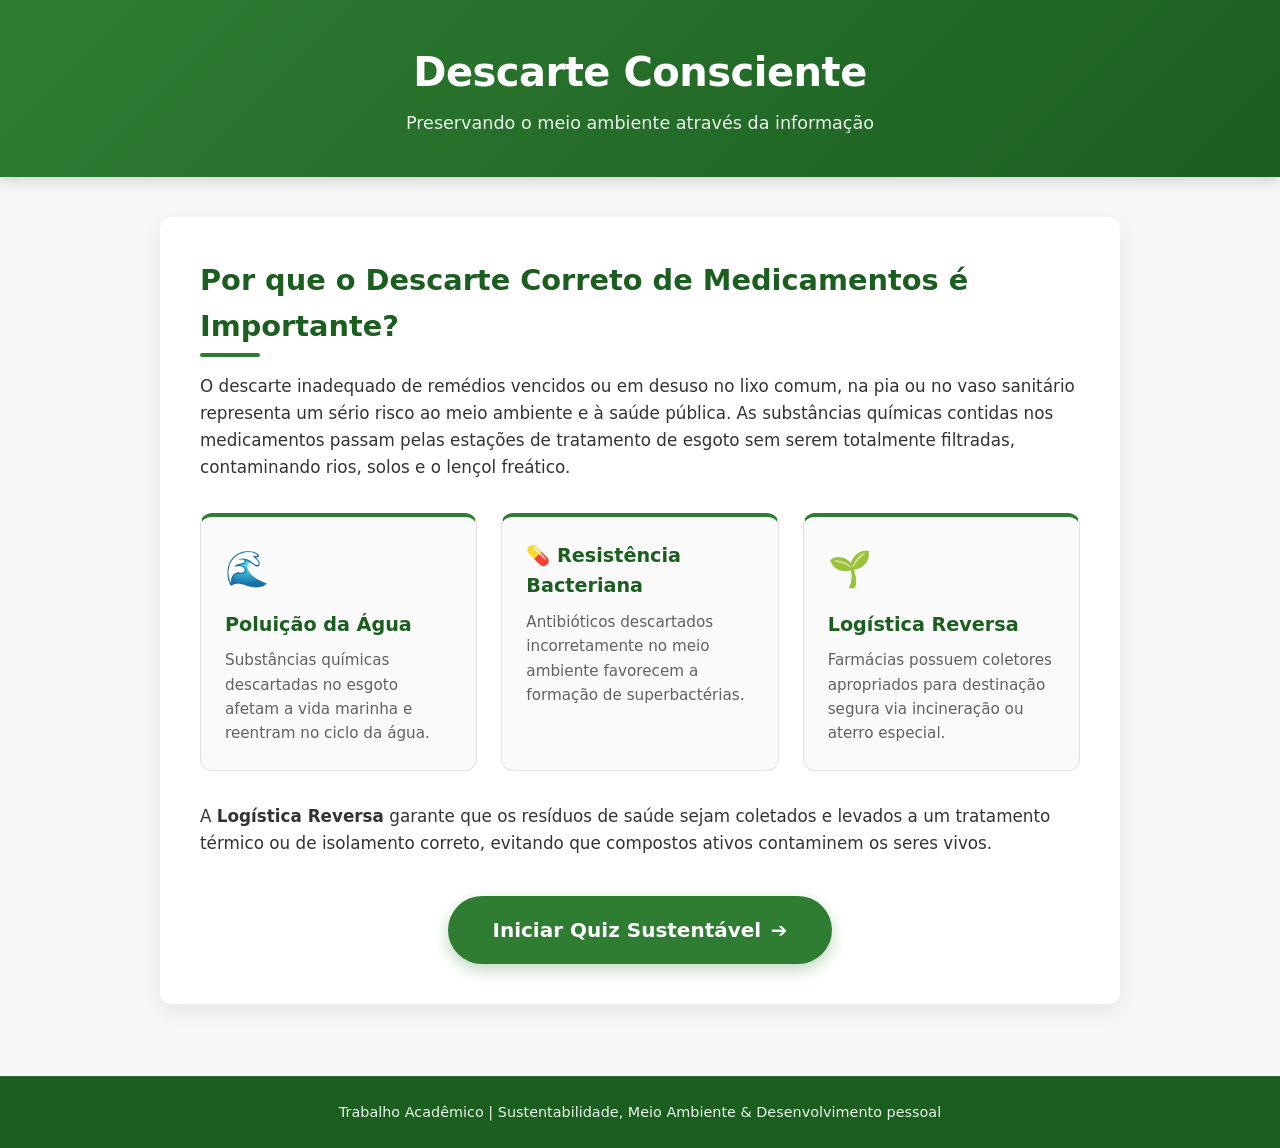
<file: index.html>
<!DOCTYPE html>
<html lang="pt-BR">
<head>
    <meta charset="UTF-8">
    <meta name="viewport" content="width=device-width, initial-scale=1.0">
    <title>Descarte Consciente - Início</title>
    
    <!-- CSS Incorporado Unificado (style.css) -->
    <style>
:root {
    --primary-color: #2e7d32;
    --primary-dark: #1b5e20;
    --primary-light: #e8f5e9;
    --accent-color: #43a047;
    --bg-color: #f4f7f6;
    --card-bg: #ffffff;
    --text-color: #333333;
    --text-muted: #616161;
    --error-bg: #ffebee;
    --error-border: #e53935;
    --error-text: #c62828;
    --success-bg: #e8f5e9;
    --success-border: #43a047;
    --success-text: #2e7d32;
    --shadow: 0 8px 20px rgba(0, 0, 0, 0.06);
    --hover-shadow: 0 12px 24px rgba(0, 0, 0, 0.12);
    --radius: 12px;
    --transition: all 0.3s cubic-bezier(0.25, 0.8, 0.25, 1);
}

* {
    margin: 0;
    padding: 0;
    box-sizing: border-box;
    font-family: 'Segoe UI', system-ui, -apple-system, BlinkMacSystemFont, Roboto, sans-serif;
}

body {
    background-color: var(--bg-color);
    color: var(--text-color);
    display: flex;
    flex-direction: column;
    min-height: 100vh;
    line-height: 1.6;
}

.header {
    background: linear-gradient(135deg, var(--primary-color), var(--primary-dark));
    color: #ffffff;
    text-align: center;
    padding: 2.5rem 1rem;
    box-shadow: 0 4px 12px rgba(0, 0, 0, 0.15);
}

.header h1 {
    font-size: 2.5rem;
    font-weight: 800;
    letter-spacing: -0.5px;
    margin-bottom: 0.3rem;
}

.header-subtitle {
    font-size: 1.1rem;
    opacity: 0.9;
    font-weight: 400;
}

.footer {
    background-color: var(--primary-dark);
    color: var(--primary-light);
    text-align: center;
    padding: 1.5rem;
    margin-top: auto;
    font-size: 0.9rem;
    border-top: 1px solid rgba(255, 255, 255, 0.1);
}

.container {
    max-width: 960px;
    width: 90%;
    margin: 2.5rem auto;
}

.intro-card {
    background-color: var(--card-bg);
    border-radius: var(--radius);
    padding: 2.5rem;
    box-shadow: var(--shadow);
    margin-bottom: 2rem;
}

.intro-card h2 {
    color: var(--primary-dark);
    font-size: 1.8rem;
    margin-bottom: 1rem;
    position: relative;
    padding-bottom: 0.5rem;
}

.intro-card h2::after {
    content: '';
    position: absolute;
    bottom: 0;
    left: 0;
    width: 60px;
    height: 4px;
    background-color: var(--primary-color);
    border-radius: 2px;
}

.intro-card p {
    color: var(--text-color);
    margin-bottom: 1.2rem;
    font-size: 1.05rem;
}

/* Cards informativos de destaque */
.info-cards-grid {
    display: grid;
    grid-template-columns: repeat(auto-fit, minmax(260px, 1fr));
    gap: 1.5rem;
    margin: 2rem 0;
}

.info-card-item {
    background-color: #fafafa;
    border-radius: var(--radius);
    padding: 1.5rem;
    border: 1px solid #e0e0e0;
    border-top: 4px solid var(--primary-color);
    transition: var(--transition);
}

.info-card-item:hover {
    transform: translateY(-5px);
    box-shadow: var(--hover-shadow);
    background-color: #ffffff;
}

.info-card-icon {
    font-size: 2.2rem;
    margin-bottom: 0.8rem;
    display: block;
}

.info-card-item h3 {
    color: var(--primary-dark);
    font-size: 1.2rem;
    margin-bottom: 0.5rem;
}

.info-card-item p {
    font-size: 0.95rem;
    color: var(--text-muted);
    margin-bottom: 0;
}

/* Botão de ação Principal */
.action-container {
    text-align: center;
    margin-top: 2.5rem;
}

.btn-iniciar {
    display: inline-flex;
    align-items: center;
    justify-content: center;
    gap: 0.6rem;
    background-color: var(--primary-color);
    color: #ffffff;
    font-size: 1.25rem;
    font-weight: 700;
    padding: 1.1rem 2.8rem;
    border-radius: 50px;
    text-decoration: none;
    transition: var(--transition);
    box-shadow: 0 6px 16px rgba(46, 125, 50, 0.3);
    border: none;
    cursor: pointer;
}

.btn-iniciar:hover {
    background-color: var(--primary-dark);
    transform: translateY(-3px);
    box-shadow: 0 8px 22px rgba(46, 125, 50, 0.45);
}

.card-quiz {
    background-color: var(--card-bg);
    border-radius: var(--radius);
    padding: 2.5rem;
    box-shadow: var(--shadow);
}

.tag {
    display: inline-block;
    background-color: var(--primary-light);
    color: var(--primary-color);
    padding: 0.35rem 0.9rem;
    border-radius: 20px;
    font-size: 0.85rem;
    font-weight: 700;
    text-transform: uppercase;
    letter-spacing: 0.5px;
    margin-bottom: 1.2rem;
}

.card-quiz h2 {
    font-size: 1.6rem;
    color: var(--primary-dark);
    margin-bottom: 1.8rem;
}

.opcoes-grid {
    display: grid;
    grid-template-columns: repeat(auto-fit, minmax(240px, 1fr));
    gap: 1.5rem;
}

.opcao-item {
    display: flex;
    flex-direction: column;
}

/* Ocultar input radio padrão */
.radio-resposta {
    display: none;
}

/* Card Clicável da Opção */
.opcao-card {
    background-color: var(--card-bg);
    border: 2px solid #e0e0e0;
    border-radius: var(--radius);
    padding: 1.5rem 1rem;
    display: flex;
    flex-direction: column;
    align-items: center;
    text-align: center;
    cursor: pointer;
    transition: var(--transition);
    height: 100%;
}

.opcao-card:hover {
    border-color: var(--accent-color);
    transform: translateY(-4px);
    box-shadow: var(--hover-shadow);
}

.opcao-card img {
    width: 130px;
    height: 130px;
    object-fit: cover;
    border-radius: 10px;
    margin-bottom: 1rem;
    transition: var(--transition);
}

.opcao-card:hover img {
    transform: scale(1.03);
}

.opcao-card span {
    font-size: 1.05rem;
    font-weight: 600;
    color: var(--text-color);
}

.feedback {
    display: none;
    margin-top: 1rem;
    padding: 1.2rem;
    border-radius: 8px;
    font-size: 0.95rem;
    line-height: 1.5;
    animation: fadeIn 0.4s cubic-bezier(0.39, 0.575, 0.565, 1) forwards;
}

.feedback-erro {
    background-color: var(--error-bg);
    border-left: 5px solid var(--error-border);
    color: var(--error-text);
}

.feedback-acerto {
    background-color: var(--success-bg);
    border-left: 5px solid var(--success-border);
    color: var(--success-text);
}

/* Link para Próxima Pergunta */
.feedback-acerto a {
    display: inline-block;
    margin-top: 0.9rem;
    padding: 0.6rem 1.2rem;
    background-color: var(--primary-color);
    color: #ffffff;
    text-decoration: none;
    font-weight: 700;
    border-radius: 8px;
    transition: var(--transition);
}

.feedback-acerto a:hover {
    background-color: var(--primary-dark);
    box-shadow: 0 4px 10px rgba(0, 0, 0, 0.15);
}

/* INTERATIVIDADE VIA CSS SELETOR :CHECKED */
.radio-resposta:checked ~ .feedback {
    display: block;
}

.radio-resposta:checked + .opcao-card {
    border-color: var(--primary-color);
    background-color: var(--primary-light);
    box-shadow: 0 4px 12px rgba(46, 125, 50, 0.2);
}

/* ANIMAÇÃO DE APARIÇÃO */
@keyframes fadeIn {
    from {
        opacity: 0;
        transform: translateY(-10px);
    }
    to {
        opacity: 1;
        transform: translateY(0);
    }
}

/* RESPONSIVIDADE PARA DISPOSITIVOS MÓVEIS */
@media (max-width: 600px) {
    .header h1 {
        font-size: 1.9rem;
    }
    .header-subtitle {
        font-size: 0.95rem;
    }
    .intro-card, .card-quiz {
        padding: 1.5rem;
    }
    .btn-iniciar {
        width: 100%;
        padding: 1rem;
        font-size: 1.1rem;
    }
}
    </style>
</head>

<body>

    <header class="header">
        <h1>Descarte Consciente</h1>
        <p class="header-subtitle">Preservando o meio ambiente através da informação</p>
    </header>

    <main class="container">
        
        <section class="intro-card">
            <h2>Por que o Descarte Correto de Medicamentos é Importante?</h2>
            
            <p>
                O descarte inadequado de remédios vencidos ou em desuso no lixo comum, na pia ou no vaso sanitário representa um sério risco ao meio ambiente e à saúde pública. As substâncias químicas contidas nos medicamentos passam pelas estações de tratamento de esgoto sem serem totalmente filtradas, contaminando rios, solos e o lençol freático.
            </p>

            <div class="info-cards-grid">
                <div class="info-card-item">
                    <span class="info-card-icon">🌊</span>
                    <h3>Poluição da Água</h3>
                    <p>Substâncias químicas descartadas no esgoto afetam a vida marinha e reentram no ciclo da água.</p>
                </div>
                <div class="info-card-item">
                    <h3>💊 Resistência Bacteriana</h3>
                    <p>Antibióticos descartados incorretamente no meio ambiente favorecem a formação de superbactérias.</p>
                </div>
                <div class="info-card-item">
                    <span class="info-card-icon">🌱</span>
                    <h3>Logística Reversa</h3>
                    <p>Farmácias possuem coletores apropriados para destinação segura via incineração ou aterro especial.</p>
                </div>
            </div>

            <p>
                A <strong>Logística Reversa</strong> garante que os resíduos de saúde sejam coletados e levados a um tratamento térmico ou de isolamento correto, evitando que compostos ativos contaminem os seres vivos.
            </p>

            <div class="action-container">
                <a href="p1.html" class="btn-iniciar">
                    Iniciar Quiz Sustentável
                    <span>➔</span>
                </a>
            </div>
        </section>

    </main>

    <footer class="footer">
        <p>Trabalho Acadêmico | Sustentabilidade, Meio Ambiente & Desenvolvimento pessoal </p>
    </footer>

</body>
</html>
</file>
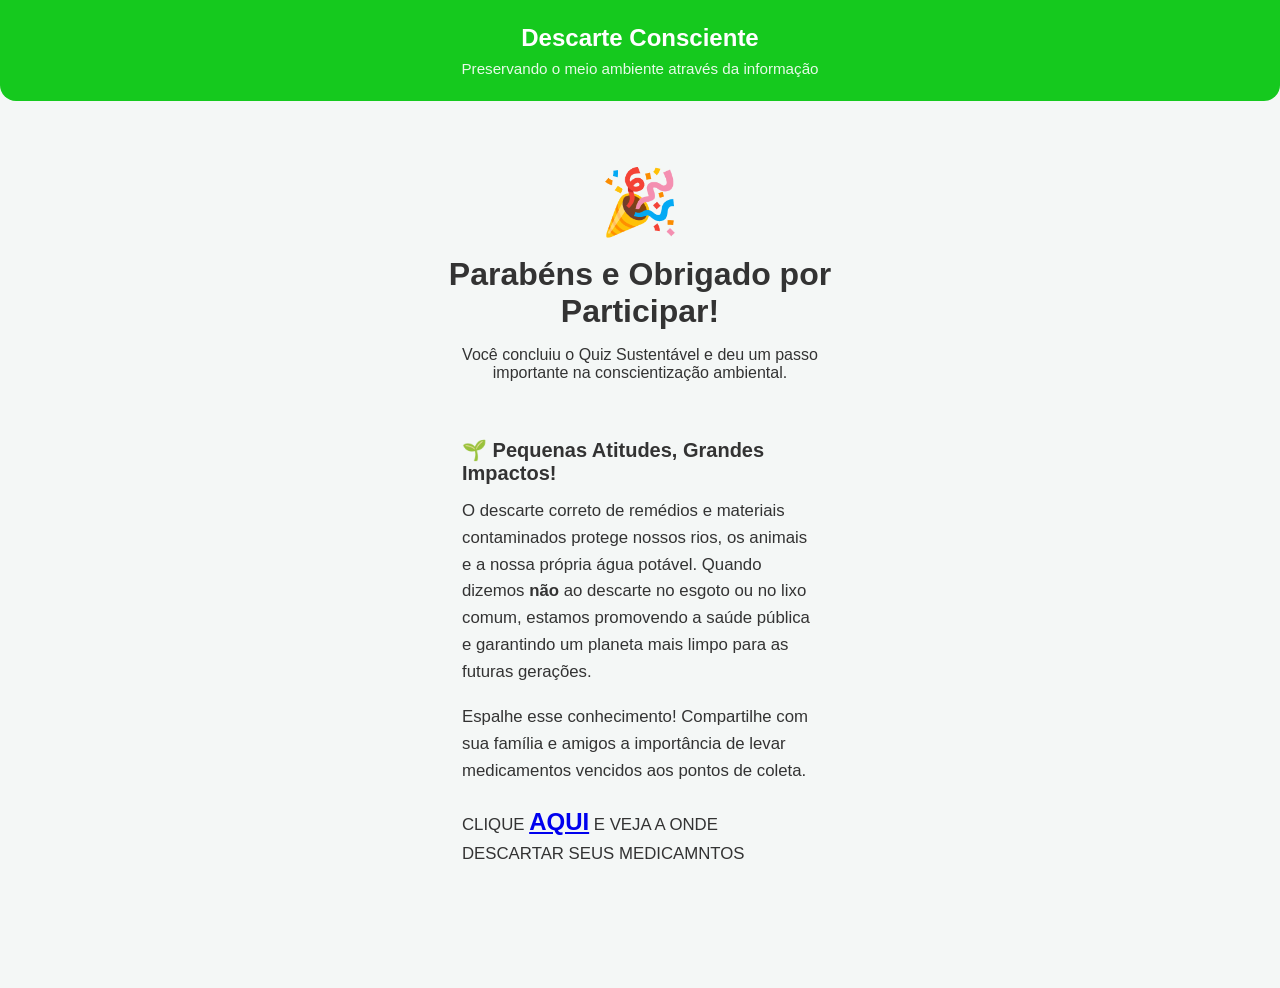
<file: Fundo.html>
<!DOCTYPE html>
<html lang="pt-BR">
<head>
    <meta charset="UTF-8">
    <meta name="viewport" content="width=device-width, initial-scale=1.0">
    <title>Descarte Consciente - Quiz Concluído</title>
    <link rel="stylesheet" href="style.css">
    <style>
        /* Estilos adicionais específicos para a tela final */
        .card-agradecimento {
            background-color: var(--card-bg);
            border-radius: var(--radius);
            padding: 3rem 2rem;
            box-shadow: var(--shadow);
            text-align: center;
        }

        .icon-sucesso {
            font-size: 4rem;
            margin-bottom: 1rem;
            display: inline-block;
            animation: bounce 1s ease infinite alternate;
        }

        .card-agradecimento h2 {
            color: var(--primary-dark);
            font-size: 2rem;
            margin-bottom: 1rem;
        }

        .mensagem-motivadora {
            background-color: var(--primary-light);
            border-left: 5px solid var(--primary-color);
            border-radius: 8px;
            padding: 1.5rem;
            margin: 2rem 0;
            text-align: left;
        }

        .mensagem-motivadora h3 {
            color: var(--primary-dark);
            font-size: 1.25rem;
            margin-bottom: 0.8rem;
            display: flex;
            align-items: center;
            gap: 0.5rem;
        }

        .mensagem-motivadora p {
            color: var(--text-color);
            font-size: 1.05rem;
            line-height: 1.6;
        }

        .botoes-grupo {
            display: flex;
            gap: 1rem;
            justify-content: center;
            flex-wrap: wrap;
            margin-top: 2rem;
        }

        .btn-secundario {
            display: inline-flex;
            align-items: center;
            justify-content: center;
            gap: 0.5rem;
            background-color: transparent;
            color: var(--primary-color);
            border: 2px solid var(--primary-color);
            font-size: 1.1rem;
            font-weight: 700;
            padding: 0.8rem 1.8rem;
            border-radius: 50px;
            text-decoration: none;
            transition: var(--transition);
        }

        .btn-secundario:hover {
            background-color: var(--primary-light);
            transform: translateY(-2px);
        }

        @keyframes bounce {
            from {
                transform: translateY(0);
            }
            to {
                transform: translateY(-10px);
            }
        }
    </style>
</head>

<body>

    <header class="header">
        <h1>Descarte Consciente</h1>
        <p class="header-subtitle">Preservando o meio ambiente através da informação</p>
    </header>

    <main class="container">
        
        <section class="card-agradecimento">
            <span class="icon-sucesso">🎉</span>
            <h2>Parabéns e Obrigado por Participar!</h2>
            <p>Você concluiu o Quiz Sustentável e deu um passo importante na conscientização ambiental.</p>

            <div class="mensagem-motivadora">
                <h3>🌱 Pequenas Atitudes, Grandes Impactos!</h3>
                <p>
                    O descarte correto de remédios e materiais contaminados protege nossos rios, os animais e a nossa própria água potável. Quando dizemos <strong>não</strong> ao descarte no esgoto ou no lixo comum, estamos promovendo a saúde pública e garantindo um planeta mais limpo para as futuras gerações. 
                </p>
                <br>
                <p>
                    Espalhe esse conhecimento! Compartilhe com sua família e amigos a importância de levar medicamentos vencidos aos pontos de coleta.
                </p>
                <br>
                <p>
                    CLIQUE <span style="font-size: 24px; font-weight: bold; color: green;"><a href="https://logmed.org.br/onde-descartar">AQUI</a></span> E VEJA A ONDE DESCARTAR SEUS MEDICAMNTOS
                </p>
            </div>
</file>
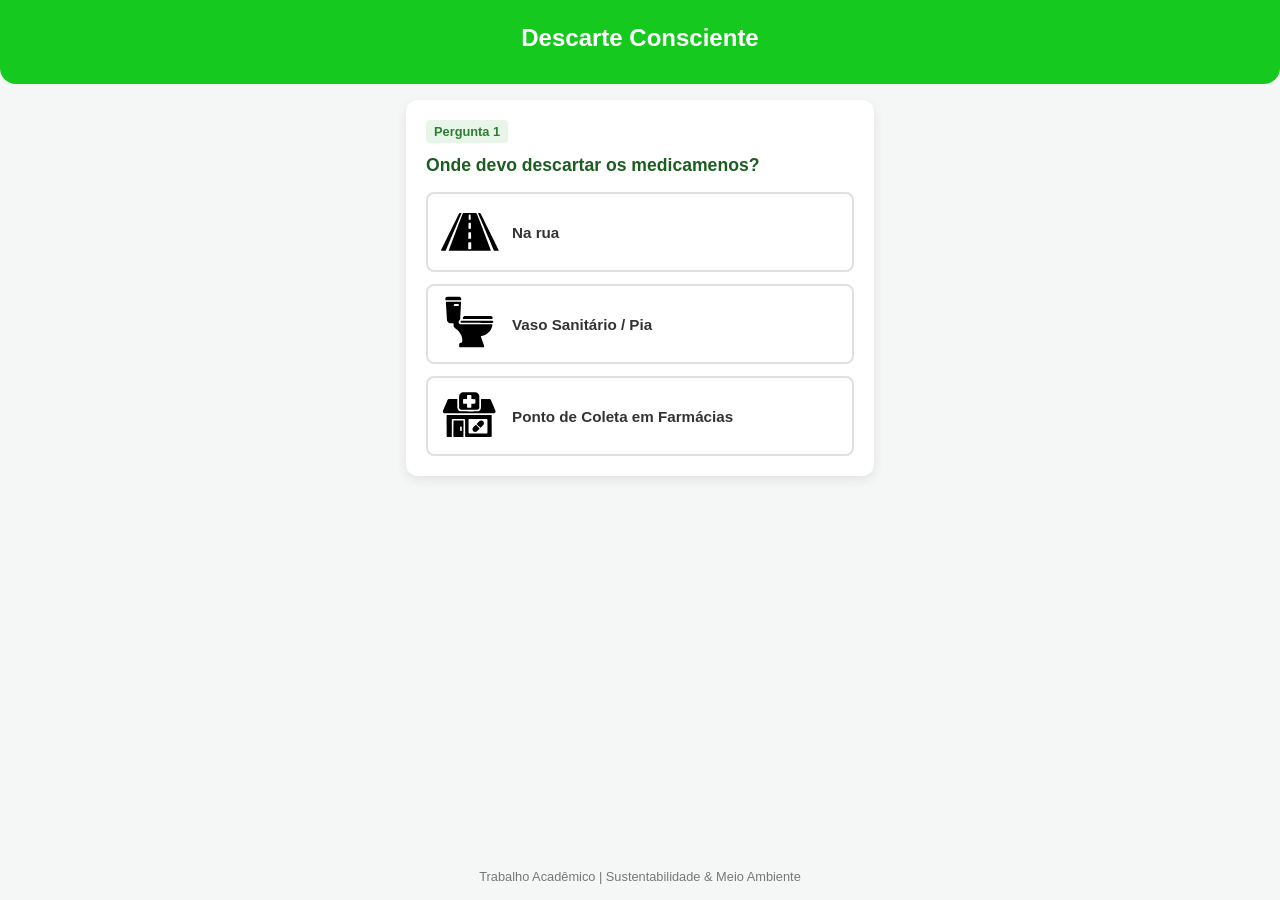
<file: p1.html>
<!DOCTYPE html>
<html lang="pt-BR">
<head>
    <meta charset="UTF-8">
    <meta name="viewport" content="width=device-width, initial-scale=1.0">
    <title>Descarte Consciente - Quiz Sustentável</title>
    <link rel="stylesheet" href="style.css">
</head>

<body>

    <!-- Cabeçalho / Apresentação -->
    <header class="header">
       <h1>Descarte Consciente</h1>
    </header>

    <main class="container">
        
        <!-- PERGUNTA 1 -->
        <section class="card-quiz">
            <span class="tag">Pergunta 1</span>
            <h2>Onde devo descartar os medicamenos?</h2>

            <div class="opcoes-grid">
                
                <!-- Resposta Errada: Na rua -->
                <div class="opcao-item">
                    <input type="radio" name="p1" id="p1-errada1" class="radio-resposta">
                    <label for="p1-errada1" class="opcao-card">
                        <img src="vetores\1.svg" alt="RUA">
                        <span>Na rua</span>
                    </label>
                    <div class="feedback feedback-erro">
                        ❌ <strong>Resposta Incorreta!</strong> Não devemos jogar lixo nas ruas.
                    </div>
                </div>

                <!-- Resposta Errada: Vaso Sanitário -->
                <div class="opcao-item">
                    <input type="radio" name="p1" id="p1-errada2" class="radio-resposta">
                    <label for="p1-errada2" class="opcao-card">
                        <img src="vetores\2.svg" alt="Vaso sanitário">
                        <span>Vaso Sanitário / Pia</span>
                    </label>
                    <div class="feedback feedback-erro">
                        ❌ <strong>Resposta Incorreta!</strong> Jogar na rede de esgoto contamina a água e afeta a vida marinha, pois as estações de tratamento não filtram substâncias químicas de remédios.
                    </div>
                </div>

                <!-- Resposta Certa: Farmácia  -->
                <div class="opcao-item">
                    <input type="radio" name="p1" id="p1-certa" class="radio-resposta">
                    <label for="p1-certa" class="opcao-card">
                        <img src="vetores\3.svg" alt="Pontos de Coleta">
                        <span>Ponto de Coleta em Farmácias</span>
                    </label>
                    <div class="feedback feedback-acerto">
                        ✅ <strong>Resposta Correta!</strong> As farmácias ou postos de saúde que possuem coletores específicos para a 
                        Logística Reversa. Esses itens são incinerados ou descartados em aterros industriais seguros, 
                        protegendo o meio ambiente e a saúde pública.<a href="p2.html">PROXIMA PERGUNTA</a> 
                    </div>
                </div>

            </div>
        </section>

    </main>

    <footer class="footer">
        <p>Trabalho Acadêmico | Sustentabilidade & Meio Ambiente</p>
    </footer>

</body>
</html>
</file>
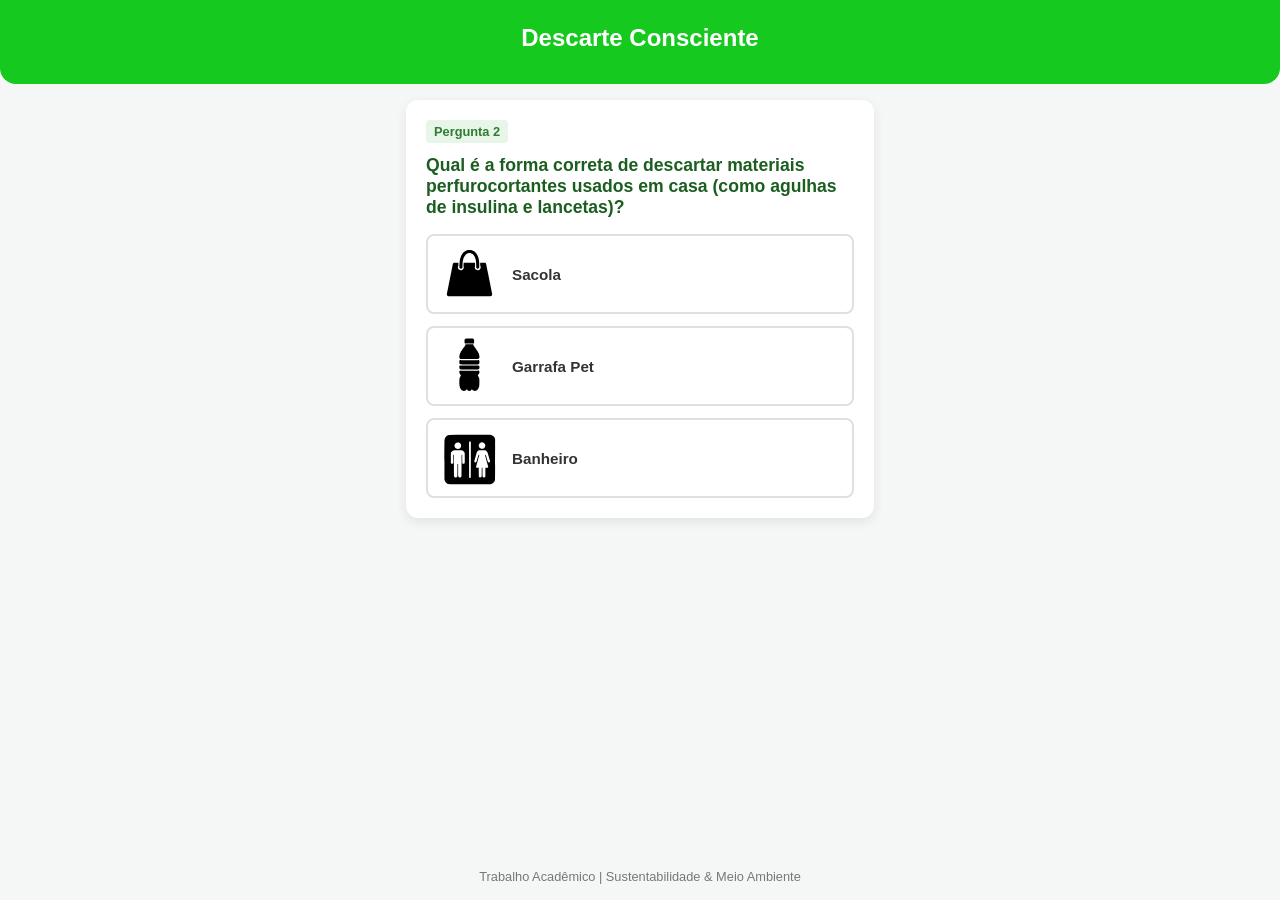
<file: p2.html>
<!DOCTYPE html>
<html lang="pt-BR">
<head>
    <meta charset="UTF-8">
    <meta name="viewport" content="width=device-width, initial-scale=1.0">
    <title>Descarte Consciente - Quiz Sustentável</title>
    <link rel="stylesheet" href="style.css">
</head>

<body>

    <!-- Cabeçalho / Apresentação -->
    <header class="header">
       <h1>Descarte Consciente</h1>
    </header>

    <main class="container">
        
        <!-- PERGUNTA 1 -->
        <section class="card-quiz">
            <span class="tag">Pergunta 2</span>
            <h2>Qual é a forma correta de descartar materiais perfurocortantes usados em casa (como agulhas de insulina e lancetas)?</h2>

            <div class="opcoes-grid">
                
                <!-- Resposta Errada: Sacola -->
                <div class="opcao-item">
                    <input type="radio" name="p1" id="p1-errada1" class="radio-resposta">
                    <label for="p1-errada1" class="opcao-card">
                        <img src="vetores\4.svg" alt="Sacola">
                        <span>Sacola</span>
                    </label>
                    <div class="feedback feedback-erro">
                        ❌ <strong>Resposta Incorreta!</strong> Sacolas plasticas podem ser perfuradas facilmente.
                    </div>
                </div>
                <!-- Resposta Certa: Garrafa Pet -->
                <div class="opcao-item">
                    <input type="radio" name="p1" id="p1-certa" class="radio-resposta">
                    <label for="p1-certa" class="opcao-card">
                        <img src="vetores\5.svg" alt="Garrafa PET">
                        <span>Garrafa Pet</span>
                    </label>
                    <div class="feedback feedback-acerto">
                        ✅ <strong>Resposta Correta!</strong> Dentro de recipientes rígidos (como garrafa PET) e levados a uma Unidade Básica de Saúde.<a href="p3.html">PROXIMA PERGUNTA</a> 
                    </div>
                </div>
                <!-- Resposta : Banheiro -->
                <div class="opcao-item">
                    <input type="radio" name="p1" id="p1-errada2" class="radio-resposta">
                    <label for="p1-errada2" class="opcao-card">
                        <img src="vetores\6.svg" alt="Banheiro">
                        <span>Banheiro</span>
                    </label>
                    <div class="feedback feedback-erro">
                        ❌ <strong>Resposta Incorreta!</strong> Lixeiras e banheio não podem ser usadas para descartes de materias perfurantes.
                    </div>
                </div>
            </div>
        </section>

    </main>

    <footer class="footer">
        <p>Trabalho Acadêmico | Sustentabilidade & Meio Ambiente</p>
    </footer>

</body>
</html>
</file>
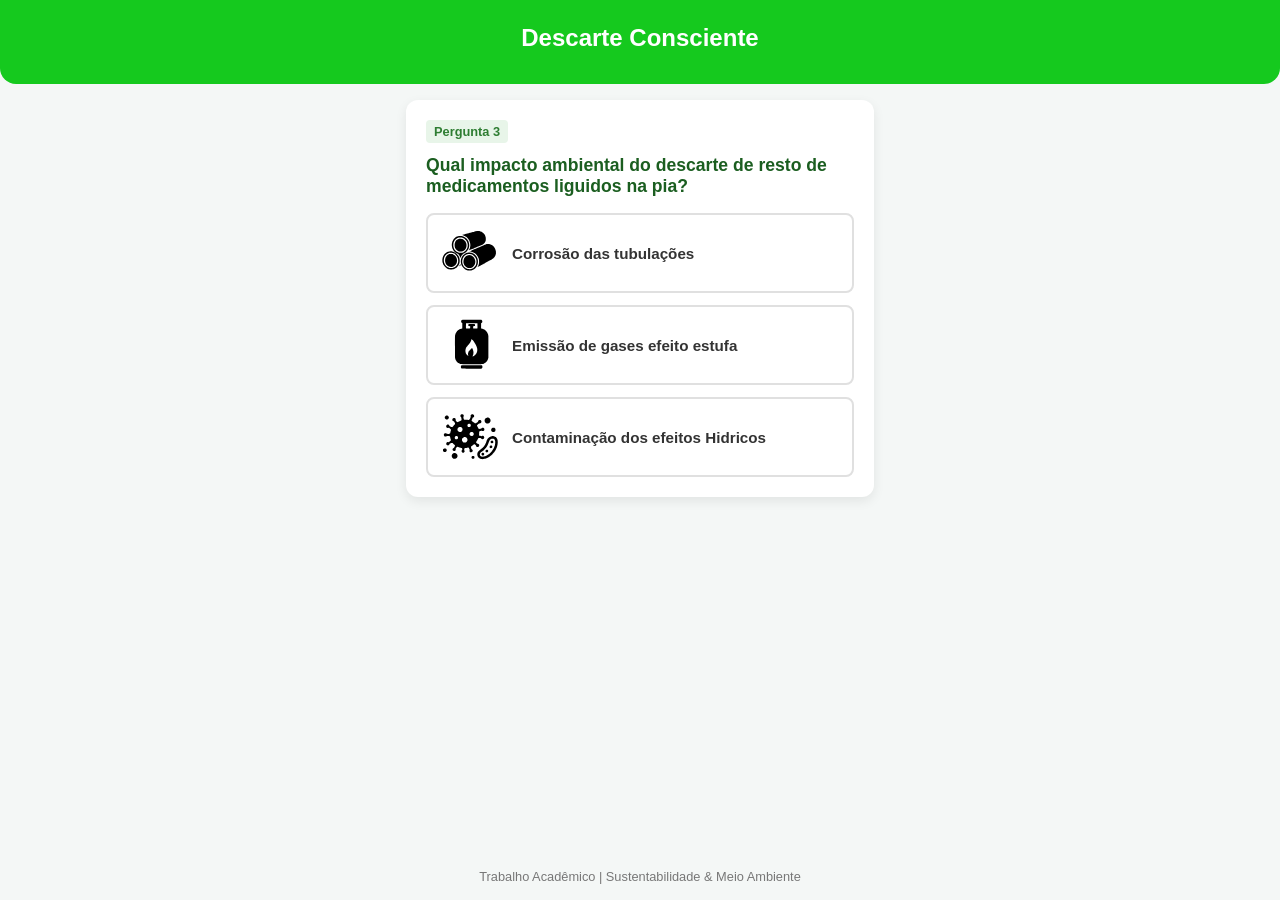
<file: p3.html>
<!DOCTYPE html>
<html lang="pt-BR">
<head>
    <meta charset="UTF-8">
    <meta name="viewport" content="width=device-width, initial-scale=1.0">
    <title>Descarte Consciente - Quiz Sustentável</title>
    <link rel="stylesheet" href="style.css">
</head>

<body>

    <!-- Cabeçalho / Apresentação -->
    <header class="header">
       <h1>Descarte Consciente</h1>
    </header>

    <main class="container">
        
        <!-- PERGUNTA 3 -->
        <section class="card-quiz">
            <span class="tag">Pergunta 3</span>
            <h2>Qual impacto ambiental do descarte de resto de medicamentos liguidos na pia?</h2>

            <div class="opcoes-grid">
                
                <!-- Resposta Errada: Tubulação -->
                <div class="opcao-item">
                    <input type="radio" name="p1" id="p1-errada1" class="radio-resposta">
                    <label for="p1-errada1" class="opcao-card">
                        <img src="vetores\7.svg" alt="tubulação">
                        <span>Corrosão das tubulações</span>
                    </label>
                    <div class="feedback feedback-erro">
                        ❌ <strong>Resposta Incorreta!</strong>Atribuir ao remédio propriedades ácidas industriais extrems que raramnte existem em formulações farmacêuticas orais.
                    </div>
                </div>

                <!-- Resposta Errada: Emissão de gases efeito estufa -->
                <div class="opcao-item">
                    <input type="radio" name="p1" id="p1-errada2" class="radio-resposta">
                    <label for="p1-errada2" class="opcao-card">
                        <img src="vetores\8.svg" alt="Emissão de gases efeito estufa">
                        <span>Emissão de gases efeito estufa</span>
                    </label>
                    <div class="feedback feedback-erro">
                        ❌ <strong>Resposta Incorreta!</strong>Não afeta o efeito estufa.
                    </div>
                </div>

                <!-- Resposta Certa: Contaminação dos efeitos Hidricos -->
                <div class="opcao-item">
                    <input type="radio" name="p1" id="p1-certa" class="radio-resposta">
                    <label for="p1-certa" class="opcao-card">
                        <img src="vetores\9.svg" alt="Contaminação dos efeitos Hidricos">
                        <span>Contaminação dos efeitos Hidricos</span>
                    </label>
                    <div class="feedback feedback-acerto">
                        ✅ <strong>Resposta Correta!</strong> As estações de tratamento de esgoto convencionais não eliminam moleculas farmacêuticas, poluindo rios e aquíferos.<a href="Fundo.html">PROXIMA PERGUNTA</a> 
                </div>

            </div>
        </section>

    </main>

    <footer class="footer">
        <p>Trabalho Acadêmico | Sustentabilidade & Meio Ambiente</p>
    </footer>

</body>
</html>
</file>
<file: style.css>
/* RESET BÁSICO */
* {
    margin: 0;
    padding: 0;
    box-sizing: border-box;
    font-family: 'Segoe UI', Tahoma, Geneva, Verdana, sans-serif;
}

body {
    background-color: #f4f7f6;
    color: #333;
    display: flex;
    flex-direction: column;
    min-height: 100vh;
}

/* HEADER */
.header {
    background-color: #15c91e; /* Verde sustentável */
    color: #ffffff;
    text-align: center;
    padding: 24px 16px;
    border-bottom-left-radius: 16px;
    border-bottom-right-radius: 16px;
}

.header h1 {
    font-size: 1.5rem;
    margin-bottom: 8px;
}

.header p {
    font-size: 0.95rem;
    opacity: 0.9;
}

/* CONTAINER PRINCIPAL */
.container {
    padding: 16px;
    flex: 1;
    max-width: 500px; /* Mantém com cara de aplicativo móvel */
    margin: 0 auto;
    width: 100%;
}

/* CARD DA PERGUNTA */
.card-quiz {
    background: #ffffff;
    border-radius: 12px;
    padding: 20px;
    box-shadow: 0 4px 12px rgba(0,0,0,0.08);
    margin-bottom: 20px;
}

.tag {
    background-color: #e8f5e9;
    color: #2e7d32;
    font-size: 0.8rem;
    font-weight: bold;
    padding: 4px 8px;
    border-radius: 4px;
    display: inline-block;
    margin-bottom: 12px;
}

.card-quiz h2 {
    font-size: 1.1rem;
    margin-bottom: 16px;
    color: #1b5e20;
}

/* GRID DE OPÇÕES */
.opcoes-grid {
    display: flex;
    flex-direction: column;
    gap: 12px;
}

/* ESCONDER O RADIO BUTTON */
.radio-resposta {
    display: none;
}

/* CARD DA OPÇÃO (IMAGEM + TEXTO) */
.opcao-card {
    display: flex;
    align-items: center;
    gap: 12px;
    border: 2px solid #e0e0e0;
    border-radius: 8px;
    padding: 8px 12px;
    cursor: pointer;
    transition: all 0.2s ease;
}

.opcao-card img {
    width: 60px;
    height: 60px;
    border-radius: 6px;
    object-fit: cover;
}

.opcao-card span {
    font-weight: 600;
    font-size: 0.95rem;
}

/* HOVER PARA TELAS MAIORES OU TOQUE */
.opcao-card:hover {
    border-color: #a5d6a7;
    background-color: #f9fbf9;
}

/* CAIXAS DE FEEDBACK (ESCONDIDAS POR PADRÃO) */
.feedback {
    display: none;
    margin-top: 8px;
    padding: 10px 12px;
    border-radius: 6px;
    font-size: 0.85rem;
    line-height: 1.4;
}

.feedback-erro {
    background-color: #ffebee;
    color: #c62828;
    border-left: 4px solid #c62828;
}

.feedback-acerto {
    background-color: #e8f5e9;
    color: #1b5e20;
    border-left: 4px solid #2e7d32;
}

/* MÁGICA DO CSS: MOSTRAR FEEDBACK AO SELECIONAR */
.radio-resposta:checked + .opcao-card {
    border-color: #2e7d32;
    background-color: #f1f8e9;
}

.radio-resposta:checked ~ .feedback {
    display: block;
}

/* FOOTER */
.footer {
    text-align: center;
    padding: 16px;
    font-size: 0.8rem;
    color: #777;
}
</file>
